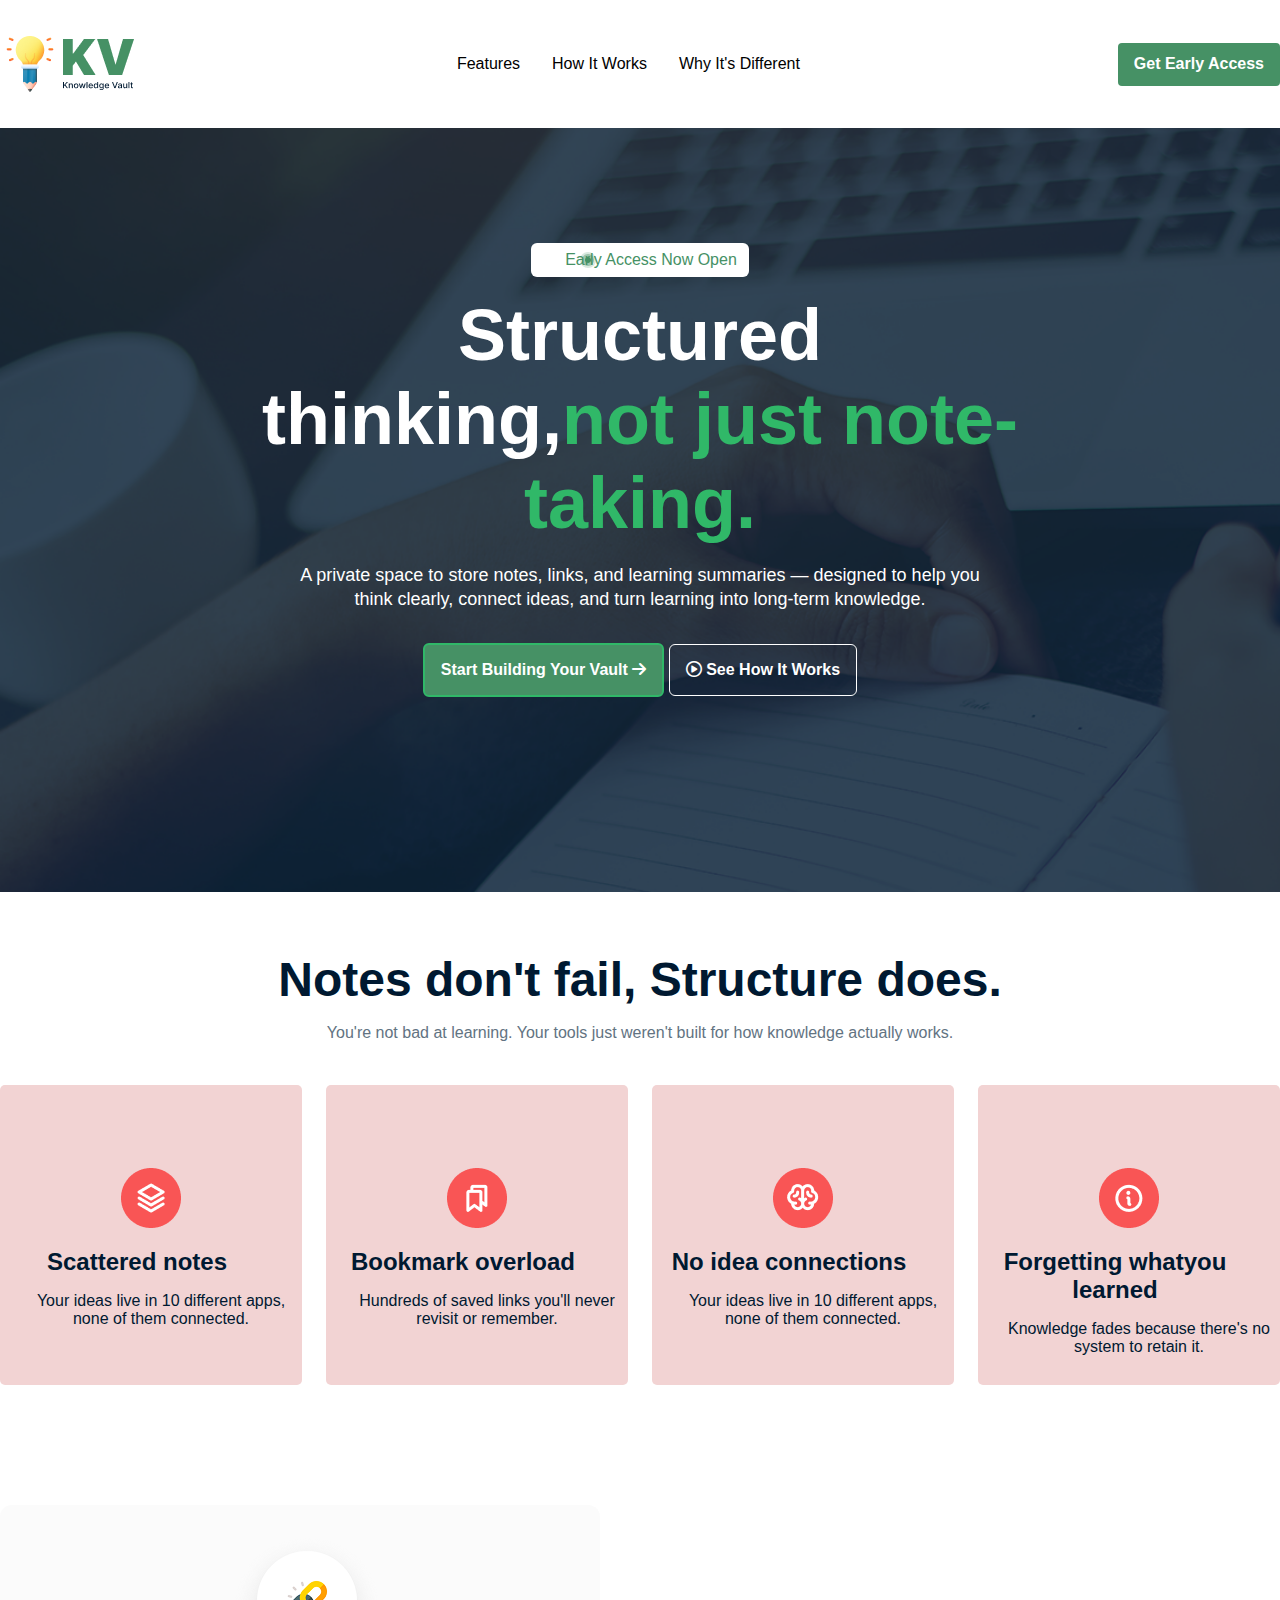
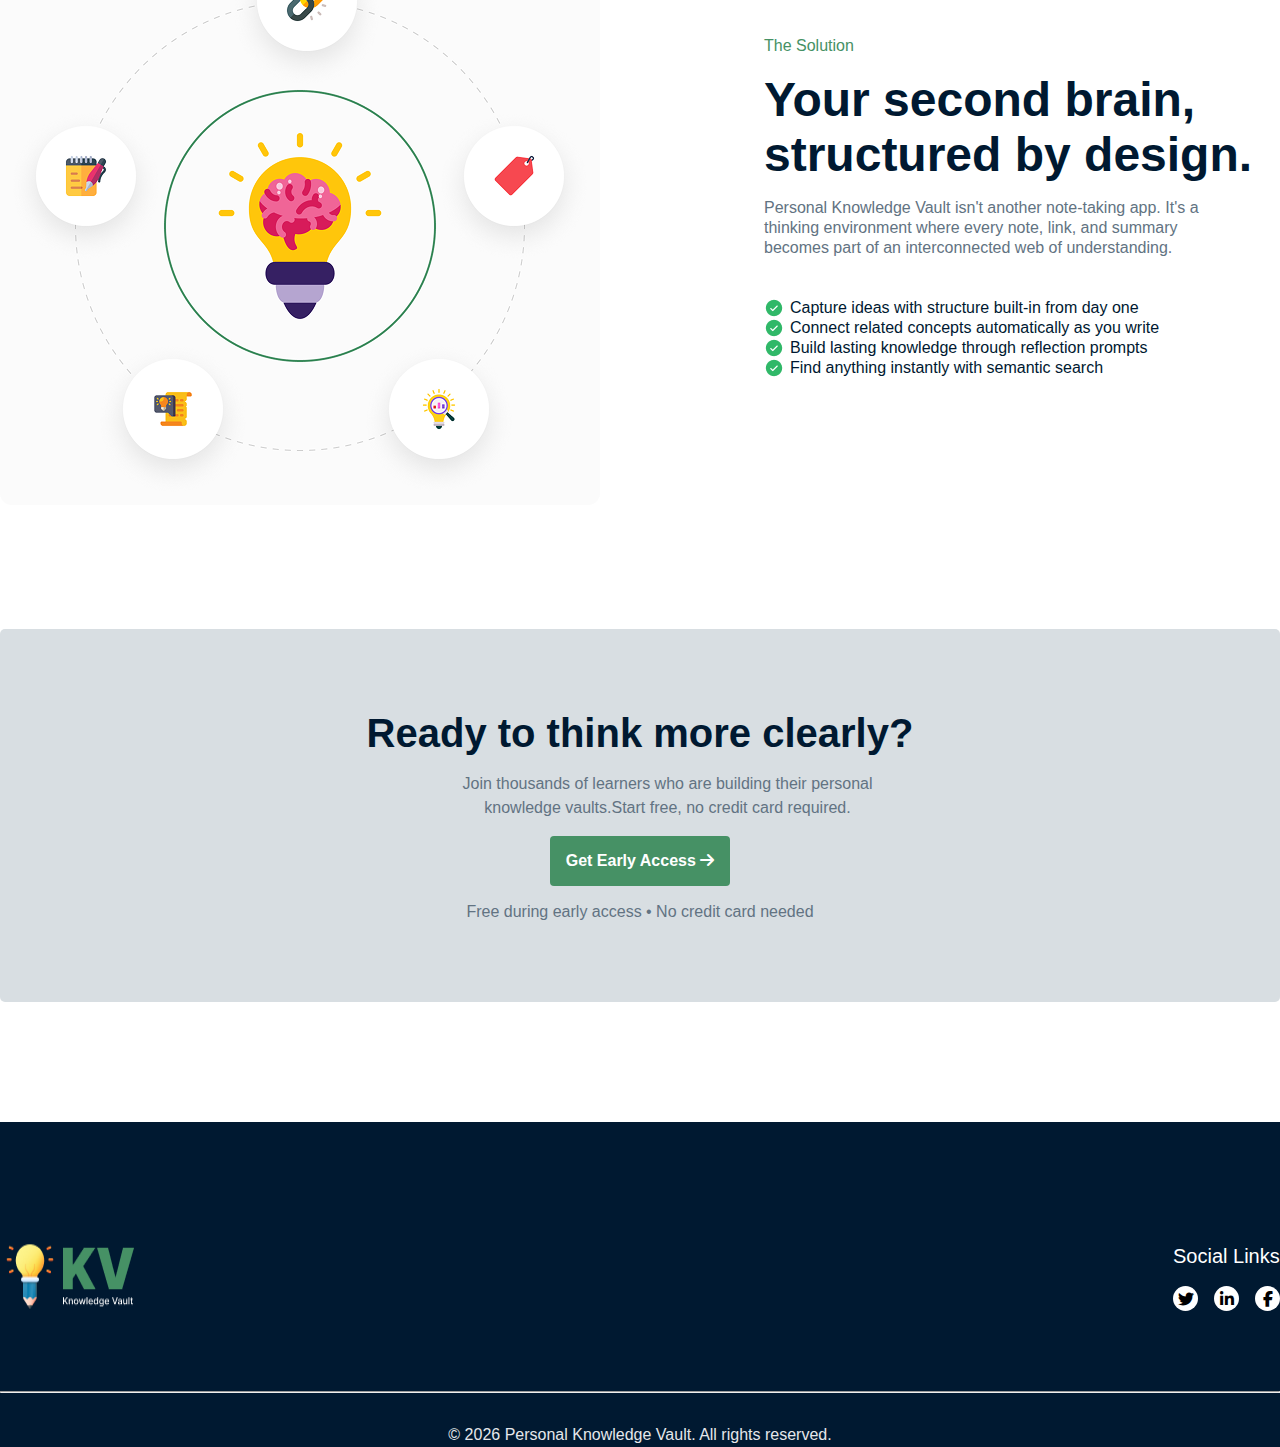
<file: index.html>
<!DOCTYPE html>
<html lang="en">
<head>
    <meta charset="UTF-8">
    <meta name="viewport" content="width=device-width, initial-scale=1.0">
    <title>Assignment 01</title>
    
    <link rel="stylesheet" href="https://cdnjs.cloudflare.com/ajax/libs/font-awesome/6.5.1/css/all.min.css">
    <link rel="stylesheet" href="./styles.css">
</head>
<body>
    <!-- --------------------------------header start---------------------------------- -->
        <header>
            <nav>
                <div class="container">
                    <div class="nav-wrapper">
                        <img src="./img/logo-navbar.png" alt="logo">
                        <ul>
                            <li>Features</li>
                            <li>How It Works</li>
                            <li>Why It's Different</li>
                        </ul>
                        <button class="btn">Get Early Access</button>
                    </div>
                </div>
            </nav>
        </header>
            <!-- --------------------------------header end---------------------------------- -->
            <!-- --------------------------------banner start---------------------------------- -->
             <section id="banner">
                <div class="container">
                    <div class="banner-wrapper">
                        <div class="early">
                            <img src="./img/icon.png" alt="icon">
                            <button>Early Access Now Open</button>
                        </div>
                        <h1>Structured thinking,<span>not just note-taking.</span></h1>
                            <p>A private space to store notes, links, and learning summaries — designed to
                                help you think clearly, connect ideas, and turn learning into long-term knowledge.</p>
                                    <button class="btn1 btn-active">Start Building Your Vault <i class="fa-solid fa-arrow-right"></i></button>
                                    <button class="btn1"> <i class="fa-regular fa-circle-play"></i> See How It Works</button>
                            
                    </div>

                </div>
             </section>
            <!-- --------------------------------banner end---------------------------------- -->
            <!-- --------------------------------Note start---------------------------------- -->
             <section id="note">
                <div class="container">
                    <div class="note-wrapper">
                        <h1>
                                Notes don't fail, Structure does.</h1>
                                <p>You're not bad at learning. Your tools just weren't built for how knowledge actually works.</p>
                    </div>
                    <div class="all-card">
                        <div class="card1">
                            <img src="./img/notes.png" alt="note">
                            <h3>Scattered notes</h3>
                           <P> Your ideas live in 10 different apps, none of them connected.</P>
                        </div>
                        <div class="card1">
                            <img src="./img/bookmarks.png" alt="Bookmarks">
                            <h3>Bookmark overload</h3>
                           <P> Hundreds of saved links you'll never revisit or remember.</P>
                        </div>
                        <div class="card1">
                            <img src="./img/brain.png" alt="Brain">
                            <h3>No idea connections</h3>
                          <p>  Your ideas live in 10 different apps, none of them connected.</p> 
                        </div>
                        <div class="card1">
                            <img src="./img/Info.png" alt="Info">
                            <h3>Forgetting whatyou learned</h3>
                           <p>Knowledge fades because there's no system to retain it.</p>
                        </div>
                    </div>
                </div>
             </section>
            <!-- --------------------------------Note end---------------------------------- -->
            <!-- --------------------------------Solution start---------------------------------- -->
             <section id="Solution">
                <div class="container">
                    <div class="solution-wrapper">
                        <div class="left-part">
                            <img src="./img/knowledge.png" alt="knowledge">
                        </div>
                        <div class="right-part">
                            <h5>The Solution</h5>
                            <h2>Your second brain, structured by design.</h2>
                            <p>Personal Knowledge Vault isn't another note-taking app. It's a thinking environment where every note, link, and summary becomes part of an interconnected web of understanding.</p>
                                <ul>
                                  <li><img src="./img/checkcircle.png" alt="CheckCircle"> <h6>Capture ideas with structure built-in from day one</h6></li>
                                  <li><img src="./img/checkcircle.png" alt="CheckCircle"> <h6>Connect related concepts automatically as you write</h6></li>
                                  <li><img src="./img/checkcircle.png" alt="CheckCircle"> <h6>Build lasting knowledge through reflection prompts</h6></li>
                                  <li><img src="./img/checkcircle.png" alt="CheckCircle"> <h6>Find anything instantly with semantic search</h6></li>
                                </ul>
                        </div>
                    </div>
                </div>
             </section>
            <!-- --------------------------------Solution end---------------------------------- -->
            <!-- --------------------------------Early start---------------------------------- -->
             <section id="early">
                <div class="container">
                        <div class="early-wrapper">
                            <h2>Ready to think more clearly?</h2>
                            <p>Join thousands of learners who are building their personal knowledge vaults.Start free, no credit card required.</p>
                                <button>Get Early Access <i class="fa-solid fa-arrow-right"></i> </button>
                                <h5>Free during early access • No credit card needed</h5>
                        </div>
                    
                </div>
             </section>
            <!-- --------------------------------Early end---------------------------------- -->
            <!-- --------------------------------footer start---------------------------------- -->
            <footer>
                <section id="footer">
                    <div class="container">
                       <div class="footer-wrapper">
                        <img src="./img/logo-footer.png" alt="footer">
                        <div class="icon">
                            <h3>Social Links</h3>
                            <ul>
                                <li><i class="fa-brands fa-twitter icons"></i></i></li>
                                <li><i class="fa-brands fa-linkedin-in icons"></i></li>
                                <li><i class="fa-brands fa-facebook-f icons"></i></i></li>
                            </ul>
                        </div>
                        
                       </div>
                        <div class="footer-end">
                            <hr>
                        <p>© 2026 Personal Knowledge Vault. All rights reserved.</p>
                        </div>
                    </div>
                </section>
            </footer>
            <!-- --------------------------------footer end---------------------------------- -->

</body>
</html>
</file>
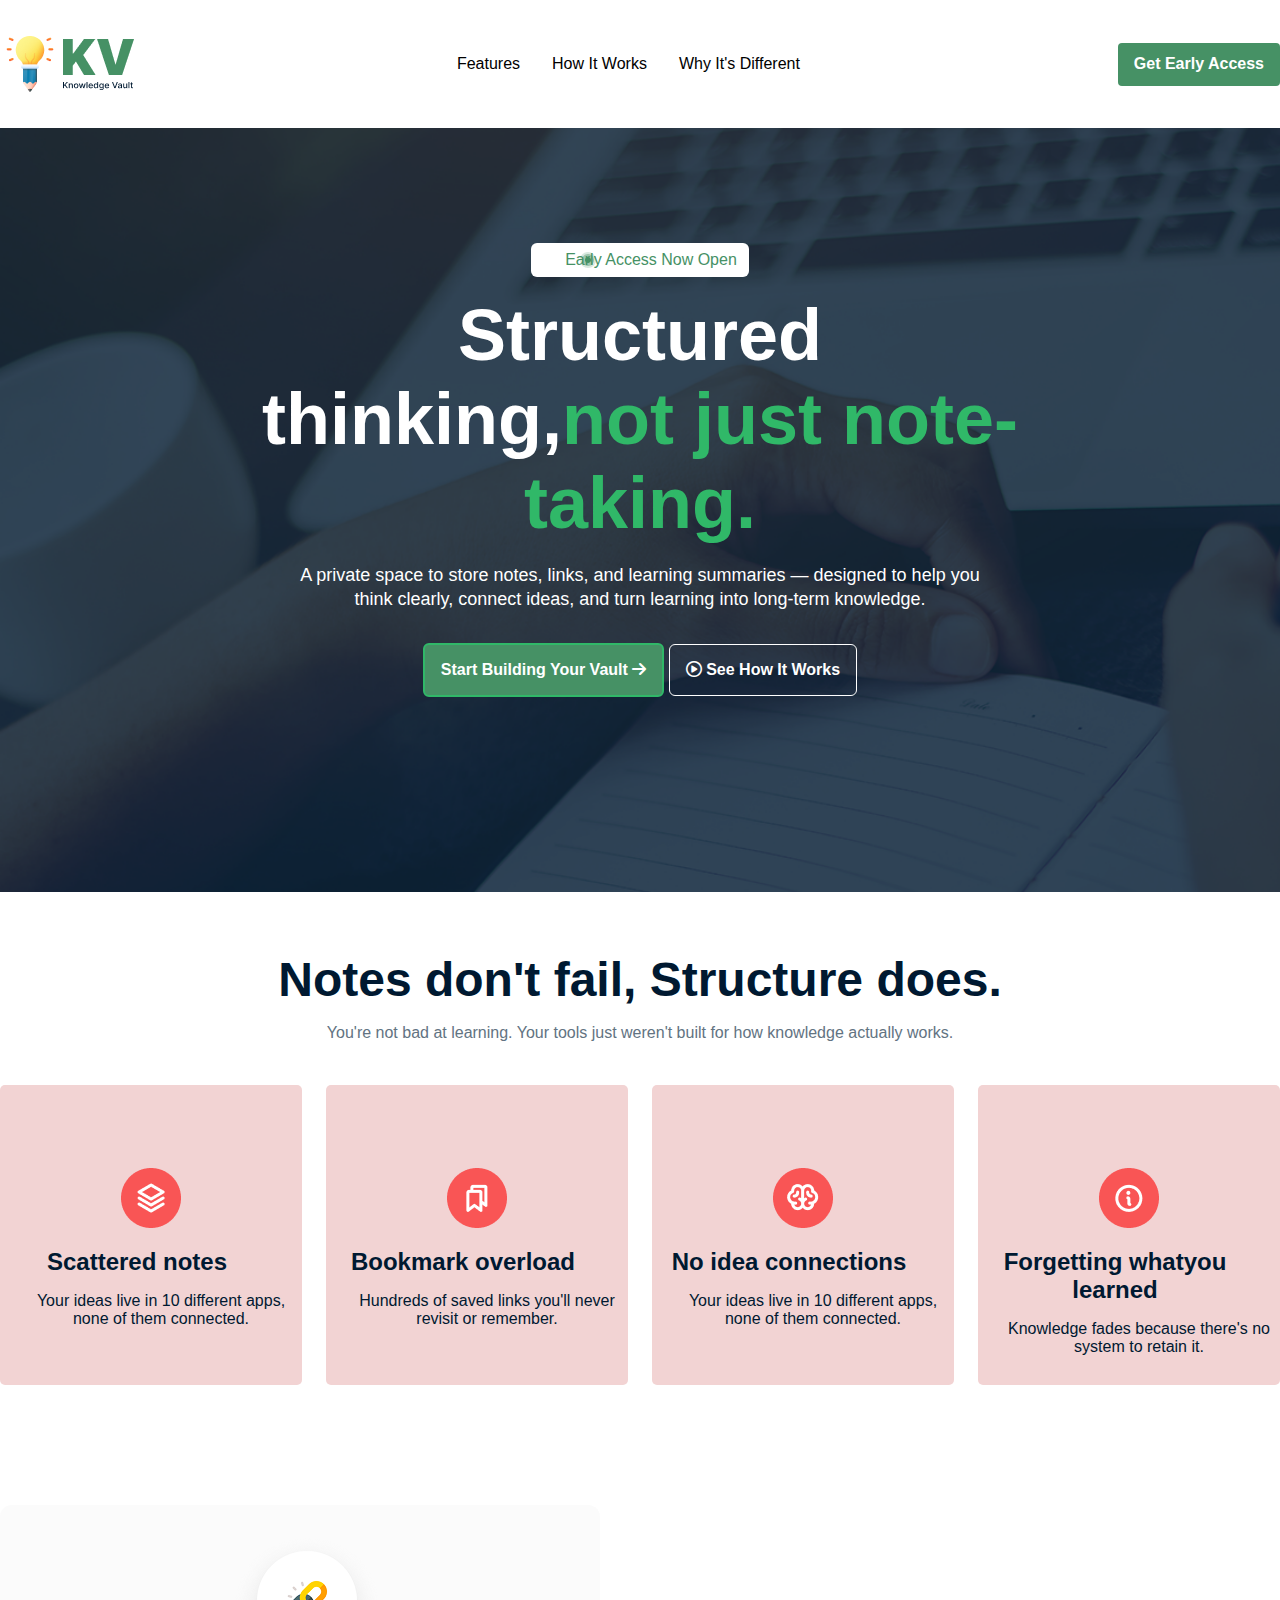
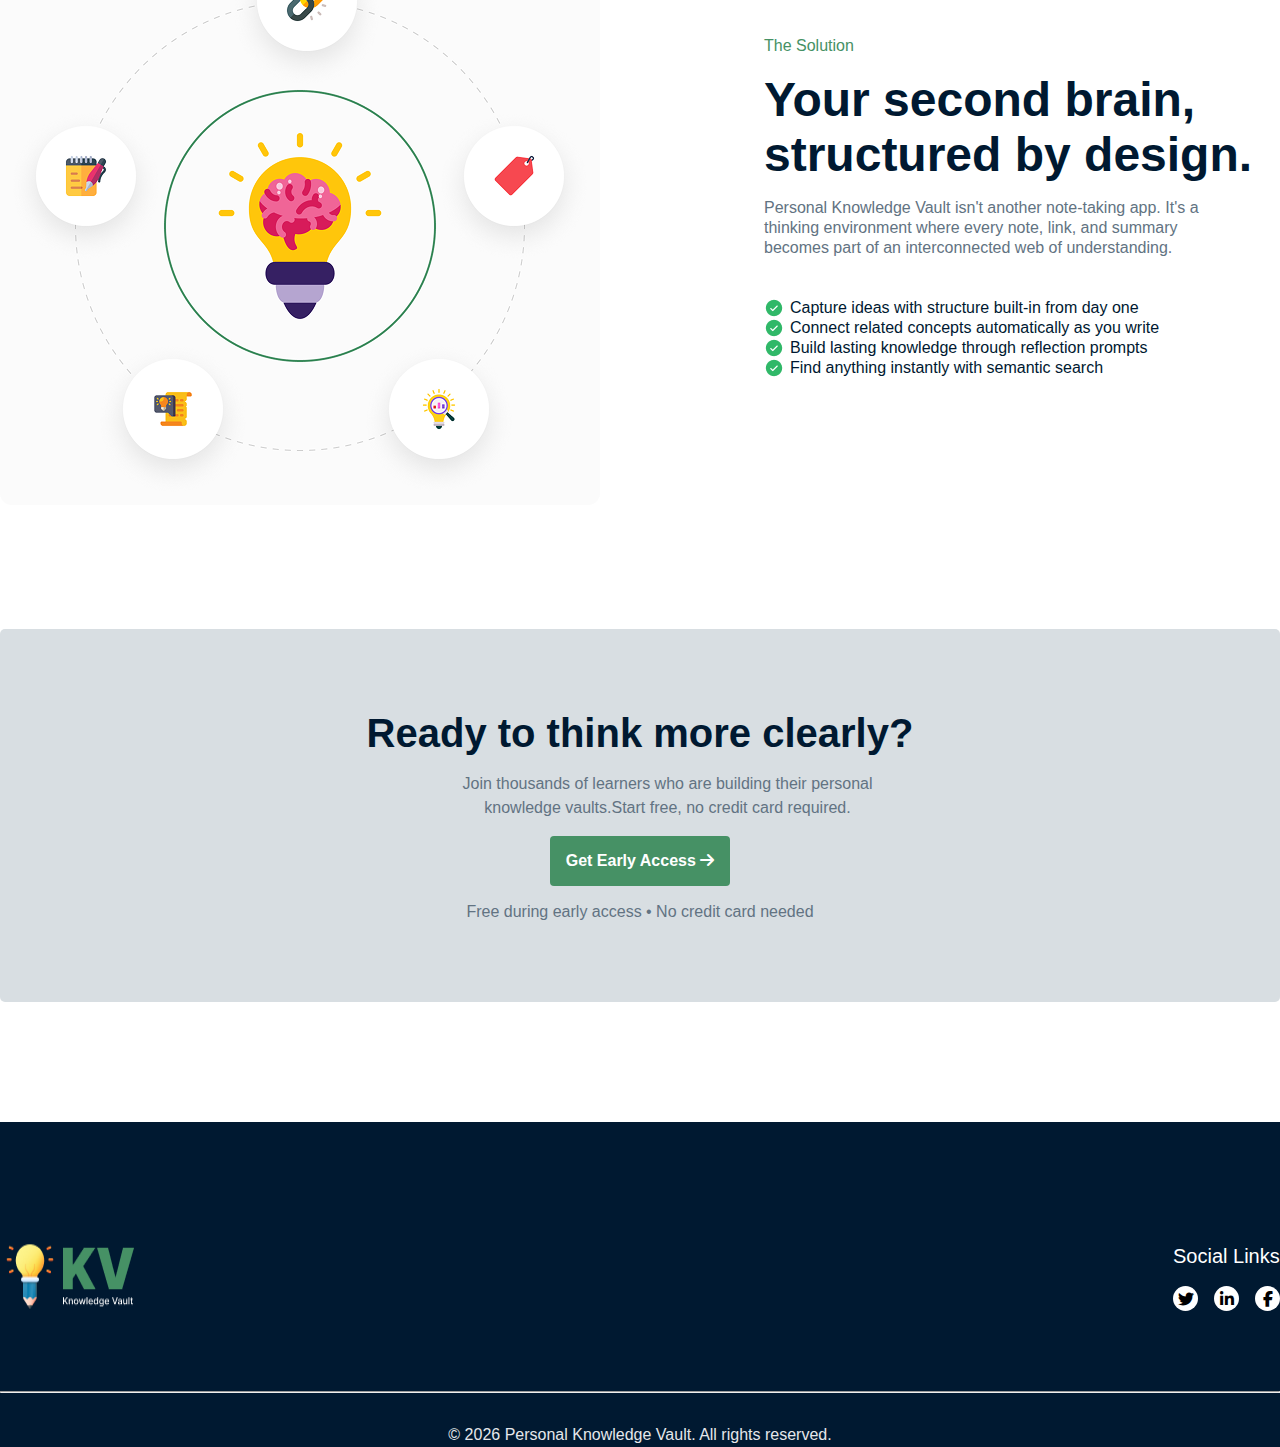
<file: projets.html>
<!DOCTYPE html>
<html lang="en">
<head>
    <meta charset="UTF-8">
    <meta name="viewport" content="width=device-width, initial-scale=1.0">
    <title>Assignment 01</title>
    
    <link rel="stylesheet" href="https://cdnjs.cloudflare.com/ajax/libs/font-awesome/6.5.1/css/all.min.css">
    <link rel="stylesheet" href="./styles.css">
</head>
<body>
    <!-- --------------------------------header start---------------------------------- -->
        <header>
            <nav>
                <div class="container">
                    <div class="nav-wrapper">
                        <img src="/logo-navbar.png" alt="logo">
                        <ul>
                            <li>Features</li>
                            <li>How It Works</li>
                            <li>Why It's Different</li>
                        </ul>
                        <button class="btn">Get Early Access</button>
                    </div>
                </div>
            </nav>
        </header>
            <!-- --------------------------------header end---------------------------------- -->
            <!-- --------------------------------banner start---------------------------------- -->
             <section id="banner">
                <div class="container">
                    <div class="banner-wrapper">
                        <div class="early">
                            <img src="/icon.png" alt="icon">
                            <button>Early Access Now Open</button>
                        </div>
                        <h1>Structured thinking,<span>not just note-taking.</span></h1>
                            <p>A private space to store notes, links, and learning summaries — designed to
                                help you think clearly, connect ideas, and turn learning into long-term knowledge.</p>
                                    <button class="btn1 btn-active">Start Building Your Vault <i class="fa-solid fa-arrow-right"></i></button>
                                    <button class="btn1"> <i class="fa-regular fa-circle-play"></i> See How It Works</button>
                            
                    </div>

                </div>
             </section>
            <!-- --------------------------------banner end---------------------------------- -->
            <!-- --------------------------------Note start---------------------------------- -->
             <section id="note">
                <div class="container">
                    <div class="note-wrapper">
                        <h1>
                                Notes don't fail, Structure does.</h1>
                                <p>You're not bad at learning. Your tools just weren't built for how knowledge actually works.</p>
                    </div>
                    <div class="all-card">
                        <div class="card1">
                            <img src="/notes.png" alt="note">
                            <h3>Scattered notes</h3>
                           <P> Your ideas live in 10 different apps, none of them connected.</P>
                        </div>
                        <div class="card1">
                            <img src="/Bookmarks.png" alt="Bookmarks">
                            <h3>Bookmark overload</h3>
                           <P> Hundreds of saved links you'll never revisit or remember.</P>
                        </div>
                        <div class="card1">
                            <img src="/Brain.png" alt="Brain">
                            <h3>No idea connections</h3>
                          <p>  Your ideas live in 10 different apps, none of them connected.</p> 
                        </div>
                        <div class="card1">
                            <img src="/Info.png" alt="Info">
                            <h3>Forgetting whatyou learned</h3>
                           <p>Knowledge fades because there's no system to retain it.</p>
                        </div>
                    </div>
                </div>
             </section>
            <!-- --------------------------------Note end---------------------------------- -->
            <!-- --------------------------------Solution start---------------------------------- -->
             <section id="Solution">
                <div class="container">
                    <div class="solution-wrapper">
                        <div class="left-part">
                            <img src="/knowledge.png" alt="knowledge">
                        </div>
                        <div class="right-part">
                            <h5>The Solution</h5>
                            <h2>Your second brain, structured by design.</h2>
                            <p>Personal Knowledge Vault isn't another note-taking app. It's a thinking environment where every note, link, and summary becomes part of an interconnected web of understanding.</p>
                                <ul>
                                  <li><img src="/CheckCircle.png" alt="CheckCircle"> <h6>Capture ideas with structure built-in from day one</h6></li>
                                  <li><img src="/CheckCircle.png" alt="CheckCircle"> <h6>Connect related concepts automatically as you write</h6></li>
                                  <li><img src="CheckCircle.png" alt="CheckCircle"> <h6>Build lasting knowledge through reflection prompts</h6></li>
                                  <li><img src="/CheckCircle.png" alt="CheckCircle"> <h6>Find anything instantly with semantic search</h6></li>
                                </ul>
                        </div>
                    </div>
                </div>
             </section>
            <!-- --------------------------------Solution end---------------------------------- -->
            <!-- --------------------------------Early start---------------------------------- -->
             <section id="early">
                <div class="container">
                        <div class="early-wrapper">
                            <h2>Ready to think more clearly?</h2>
                            <p>Join thousands of learners who are building their personal knowledge vaults.Start free, no credit card required.</p>
                                <button>Get Early Access <i class="fa-solid fa-arrow-right"></i> </button>
                                <h5>Free during early access • No credit card needed</h5>
                        </div>
                    
                </div>
             </section>
            <!-- --------------------------------Early end---------------------------------- -->
            <!-- --------------------------------footer start---------------------------------- -->
            <footer>
                <section id="footer">
                    <div class="container">
                       <div class="footer-wrapper">
                        <img src="/logo-footer.png" alt="footer">
                        <div class="icon">
                            <h3>Social Links</h3>
                            <ul>
                                <li><i class="fa-brands fa-twitter icons"></i></i></li>
                                <li><i class="fa-brands fa-linkedin-in icons"></i></li>
                                <li><i class="fa-brands fa-facebook-f icons"></i></i></li>
                            </ul>
                        </div>
                        
                       </div>
                        <div class="footer-end">
                            <hr>
                        <p>© 2026 Personal Knowledge Vault. All rights reserved.</p>
                        </div>
                    </div>
                </section>
            </footer>
            <!-- --------------------------------footer end---------------------------------- -->

</body>
</html>
</file>
<file: styles.css>
*{
    margin: 0;
    padding: 0;
    box-sizing: border-box;
}
.container{
    max-width: 1360px;
    margin: 0 auto;
}
body{
      font-family: "Inter", sans-serif;
}
    /* <!------------------------------------header start---------------------------------- --> */

nav .nav-wrapper{
    display: flex;
    justify-content: space-between;
    align-items: center;
     margin: 34px 0;
}
nav .nav-wrapper ul{
    display: flex;
    gap: 32px;
}
nav .nav-wrapper ul li{
    list-style: none;
    font-size: 16px;
    font-weight: 500;
    line-height: 152%;
    color: #000000;
    cursor: pointer;
}
nav .nav-wrapper .btn{
    font-size: 16px;
    font-weight: 600;
    color: #FFFFFF;
    background: #469165;
    padding: 12.5px 16px;
    border: none;
    border-radius: 4px;
    cursor: pointer;
}
nav .nav-wrapper .btn:hover{
    background:#d8dee2;
    border: 1px solid #000000;
    color: #000000;
    transition: .6s;
}
    /* <!-- --------------------------------header start---------------------------------- --> */
    /* <!-- --------------------------------banner start---------------------------------- --> */
    #banner{
        background:url(./img/banner.png);
        background-size: cover;
        background-repeat: no-repeat;
        padding: 115px 0 179px 0;
    }
     #banner .banner-wrapper{
        text-align: center;
     }
     #banner .banner-wrapper .early{
       display: flex;
       justify-content: center;
       gap: 6px;
       position: relative;
     }
     #banner .banner-wrapper img{
       position: absolute;
        left: 580px;
        bottom: 25px;

     }

     #banner .banner-wrapper button{
        font-size: 16px;
        font-weight: 500;
        color: #469165;
        background: #FFFFFF;
        padding: 8px 12px 8px 34px;
        border-radius: 6px;
        border: none;
        margin-bottom: 16px;
     }
     #banner .banner-wrapper h1{
        font-size: 72px;
        font-weight: 700;
        line-height: 84px;
        color: #FFFFFF;
        max-width: 770px;
         margin:0 auto;
          margin-bottom: 18px;
     }
     #banner .banner-wrapper span{
        color: #30B868;
       
     }
     #banner .banner-wrapper p{
        font-size: 18px;
        font-weight: 500;
        line-height: 24px;
        color: #FFFFFF;
        max-width: 690px;
        margin: auto;
        margin-bottom: 32px;
     }
     #banner .banner-wrapper .btn1{
       font-size: 16px;
       color: #FFFFFF;
       font-weight: 600;
       background: none;
       border: 1px solid #FFFFFF;
       padding: 16px;
        transition: .6s;
     }
     #banner .banner-wrapper .btn-active{
       background: #469165;
       color: #FFFFFF;
       border: 2px solid #30B868;
     }
     #banner .banner-wrapper .btn1:hover{
       background: #469165;
     }
    /* <!-- --------------------------------banner end---------------------------------- --> */
    /* <!-- --------------------------------note start---------------------------------- --> */
    #note{
        margin-top: 60px;
    }
    #note .note-wrapper{
        text-align: center;
    }
    #note .note-wrapper h1{
        font-size: 48px;
        font-weight: 700;
        color: #001931;
        margin-bottom: 16px;
    }
    #note .note-wrapper p{
        font-size: 16px;
        font-weight: 400;
        color: #627382;
        line-height: 20px;
        margin-bottom: 42px;
    }
    .all-card{
        display: flex;
        justify-content: space-between;
        gap: 24px;
    }
    .card1{
        background: #f2d3d3;
        width: 322px;
        height: 300px;
       text-align: center;
        border-radius: 5px;
     
    }
    .card1 img{
        margin: 83px 0 16px;
         
    }
    .all-card .card1 h3{
        width: 274px;
        font-size: 24px;
        font-weight: 600;
        color: #001931;
        margin-bottom: 16px;
    }
    .all-card .card1 p{
        max-width: 274px;
        text-align: center;
        margin-left: 24px;
        font-size: 16px;
        font-weight: 400;
        color: #001931;
        margin-bottom: 16px;
    }

    /* <!-- --------------------------------note end---------------------------------- --> */
    /* <!-- --------------------------------Solution start---------------------------------- --> */
    #Solution{
        margin-top: 120px;
    }
    #Solution .solution-wrapper{
        display: flex;
        justify-content: space-between;
        gap: 60px;
        align-items: center;
    }
    #Solution .solution-wrapper .right-part h5{
        font-size: 16px;
        font-weight: 500;
        line-height: 20px;
        color: #469165;
        margin-bottom: 16px;
    }
    #Solution .solution-wrapper .right-part h2{
        font-size: 48px;
        font-weight: 700;
        color: #001931;
        max-width: 516px;
        margin-bottom: 16px;
    }
     #Solution .solution-wrapper .right-part p{
        font-size: 16px;
        font-weight: 500;
        line-height: 20px;
        color: #627382;
        max-width: 445px;
        margin-bottom: 40px;
    }
     #Solution .solution-wrapper .right-part ul li{
        display: flex;
        gap: 6px;
        list-style: none;
     }
     #Solution .solution-wrapper .right-part ul li h6{
          font-size: 16px;
        font-weight: 500;
        line-height: 20px;
        color: #001931;
     }
    /* <!-- --------------------------------Solution end---------------------------------- --> */
    /* <!-- --------------------------------early start---------------------------------- --> */
    #early{
        margin-top:120px ;
    }
    #early .early-wrapper{
        text-align: center;
        background: #d8dee2;
        border-radius: 5px;
    }
    #early .early-wrapper h2{
      font-size: 40px;
      font-weight: 700;
      color: #001931;
      padding-top: 82px;
      margin-bottom: 16px;
    }
    #early .early-wrapper p{
      font-size: 16px;
      font-weight: 400;
      color: #627382;
      line-height: 24px;
      max-width: 445px;
      margin-left: 445px;
      margin-bottom: 16px;
     
    }
    #early .early-wrapper button{
        font-size: 16px;
        font-weight: 600;
        color: #FFFFFF;
        background: #469165;
        padding: 16px;
        border: none;
        border-radius: 4px;
        transition: .6s;
        cursor: pointer;

    }
    #early .early-wrapper button:hover{
        background: #d8dee2;
        border: 1px solid #001931;
         color: #000000;
         transition: .6s;
    }
    #early .early-wrapper h5{
        font-size: 16px;
        line-height: 20px;
        font-weight: 400;
        color: #627382;
        padding-bottom: 80px;
        margin-top: 16px;
    }
    /* <!-- --------------------------------early end---------------------------------- --> */
    /* <!-- --------------------------------footer start---------------------------------- --> */
    footer{
        margin-top: 120px;
        background: #001931;
        padding-top: 120px;
    }
    footer .footer-wrapper{
        display: flex;
        justify-content: space-between;
    }
    footer .footer-wrapper .icon h3{
        font-size: 20px;
        font-weight: 500;
        line-height: 28px;
        color: #FFFFFF;
        margin-bottom: 16px;
    }
    footer .footer-wrapper .icon ul{
        display: flex;
        gap: 16px;
        list-style: none;
        font-size: 16px;
        
    }
     footer .footer-wrapper .icon ul li{
        width: 25px;
        height: 25px;
        background: #FFFFFF;
        border-radius: 50%;
        display: flex;
        justify-content: center;
        align-items: center;
     }
      footer .footer-wrapper .icon ul .icons{
        font-size: 16px;
        color: #000000;
      }
      .footer-end hr{
        font-size: 1px;
        color: #E5E7EB;
        margin: 80px 0 30px 0;
      }
      .footer-end p{
        text-align: center;
        font-size: 16px;
        color: #E5E7EB;
        font-weight: 400;
        line-height: 24px;

      }
    /* <!-- --------------------------------footer end---------------------------------- --> */
</file>
